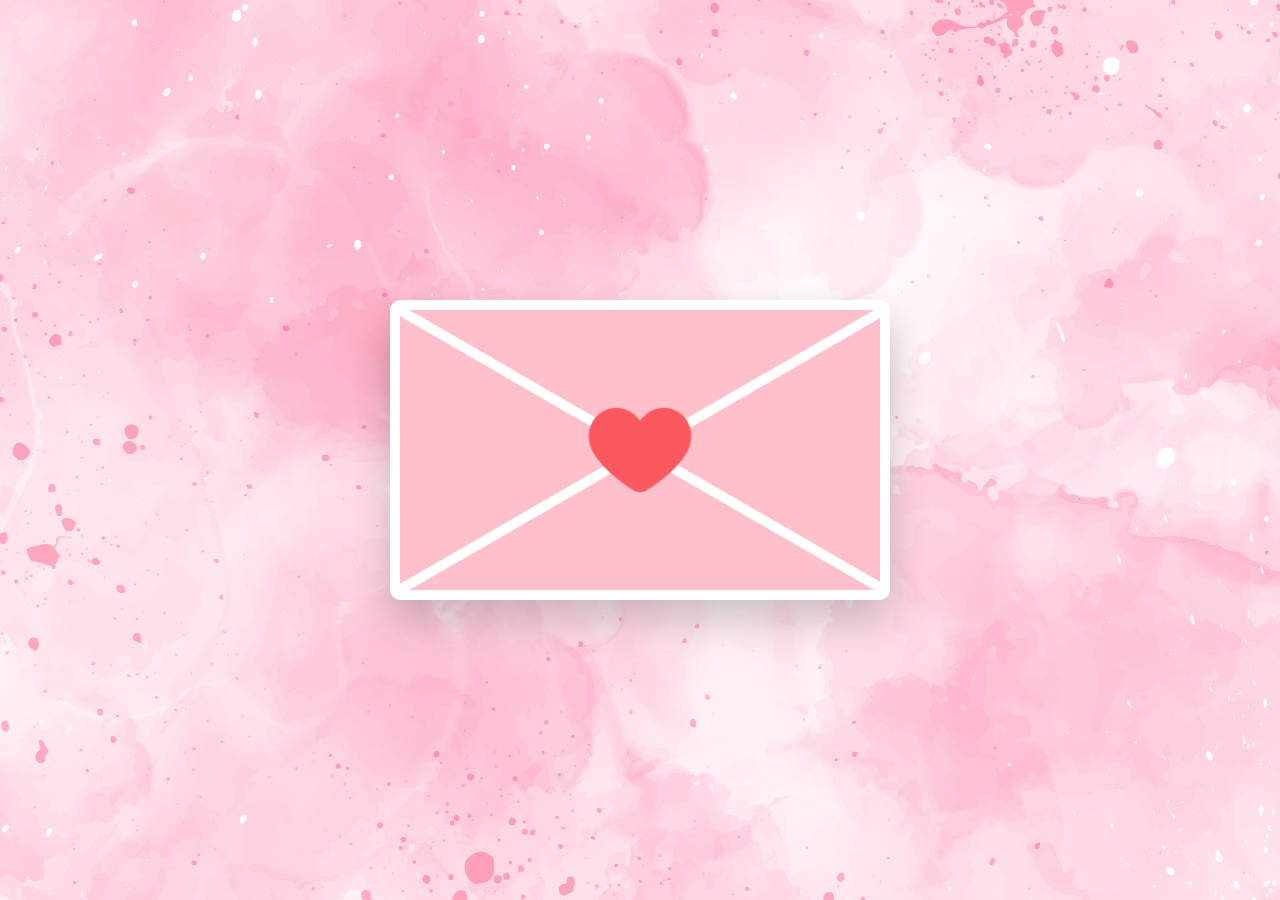
<file: index.html>
<!DOCTYPE html>
<html lang="en">

<head>
    <meta charset="UTF-8">
    <meta name="viewport" content="width=device-width, initial-scale=1.0">
    <title>Happy Women's Day 8/3!</title>
    <link rel="stylesheet" href="style.css">
</head>

<body>
    <canvas id="canvas"></canvas>

    <div class="container">
        <div class="box">
            <div class="gift-box" onclick="toggleGift()">
                <div class="gift-lid"></div>
                <div class="heart"></div>
            </div>
        </div>
    </div>

    <div class="boxmail">
        <div class="paper">  
            <div class="close" onclick="closeGift()">
            </div>

            <a class="greeting" href="greeting.html">
                <p>A few words Penz wants to say</p>
            </a>
        </div>
    </div>

    <script src="main.js"></script>
</body>

</html>
</file>
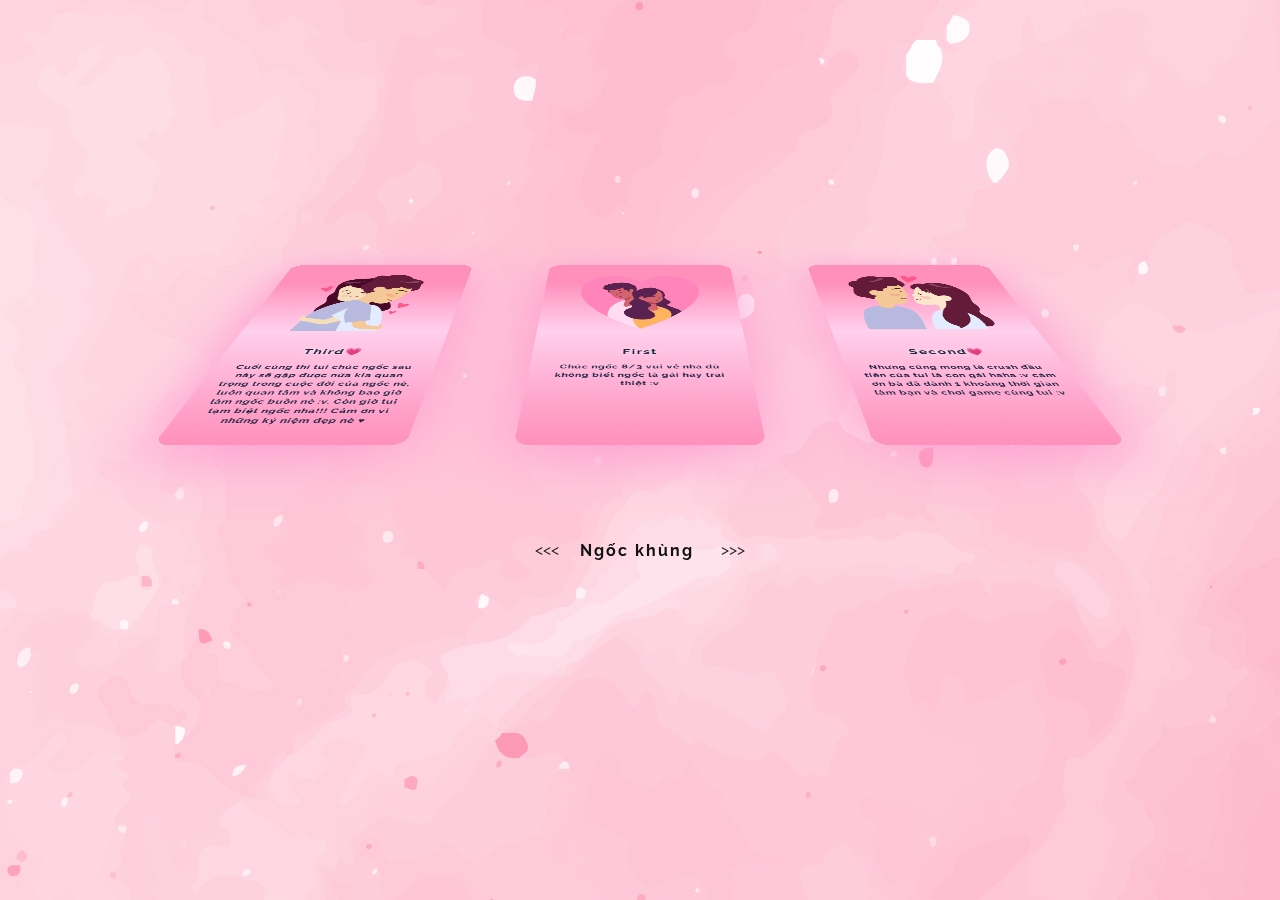
<file: greeting.html>
<html>
<head> 
<link href="style1.css" rel="stylesheet">
</head>
<body>

<div class="wrapper">

	<div class="container" id="c0">
		<div class="image" id="i0">
			
			<div class="city">
			<?xml version="1.0" encoding="utf-8"?>
			<img src="./image/love3.png" alt=""  width="200">
			</div>
		</div>
		<div class="story" id="s0">
			<div class="info">
			<h3>First</h3>
			<p> Chúc ngốc 8/3 vui vẻ nha dù không biết ngốc là gái hay trai thiệt :v </p>
			</div>
		</div>
	</div>
	<div class="container" id="c1">
		<div class="image" id="i1">
			<div class="city">
			<?xml version="1.0" encoding="utf-8"?>
			<img src="./image/love1.png" alt=""  width="200">
			</div>
		</div>
		<div class="story" id="s1">
			<div class="info">
				<h3>Second💗</h3>
			<p> Nhưng cũng mong là crush đầu tiên của tui là con gái haha :v cảm ơn bà đã dành 1 khoảng thời gian làm bạn và chơi game cùng tui :v </p>
			</div>
		</div>
	</div>
	<div class="container" id="c2">
		<div class="image" id="i2">
			<div class="city">
			<?xml version="1.0" encoding="utf-8"?>


			<img src="./image/love2.png" alt="" width="200">

			</div>
		</div>
		<div class="story" id="s2">
			<div class="info">
			<h3>Third💗</h3>
			<p>Cuối cùng thì tui chúc ngốc sau này sẽ gặp được nửa kia quan trọng trong cuộc đời của ngốc nè, luôn quan tâm và không bao giờ làm ngốc buồn nè :v. Còn giờ tui tạm biệt ngốc nha!!! Cảm ơn vì những kỷ niệm đẹp nè ♥</p>

			</div>
		</div>
	</div>

	<div class="page">
	<h4>Ngốc khùng</h4>
	<ul><li> <<< </li>

	<li> >>> </li>
	</ul>
	</div>

</div>
	

</body>
</html>
</file>
<file: style.css>
* {
    padding: 0;
    margin: 0;
    box-sizing: border-box;
}

html {
    width: 100%;
    height: 100%;
    background-image: url(./image/bg.jpg), linear-gradient(to bottom, #ffaece, #ff88b5);
    background-repeat: no-repeat;
    background-size: cover;
    display: flex;
    align-items: center;
    justify-content: center;
    position: relative;
}

body {
    margin: 0;
    height: 100%;
    width: 100%;
  }
  canvas {
    position: absolute;
    top: 0;
    left: 0;
    z-index: 100;
  }
  


.container {
    margin-top: 300px;
   z-index: 1000;
   display: flex;
   align-items: center;
   justify-content: center;
    position: relative;
    transition: background-color 0.5s ease;
    perspective: 1000px;
}

.container.active::before {
    content: "";
    position: fixed;
    top: 0;
    left: 0;
    width: 100%;
    height: 100%;
    background-color: rgba(0, 0, 0, 0.5);
    z-index: 1;

}

.boxmail {
    width: 100%;
    height: 100%;
    position: fixed;
    top: 50%;
    left: 50%;
    transform: translate(-50%, -50%);
    background-color: rgba(0, 0, 0, 0.5);
    z-index:10000; 
    display: none; 
    align-items: center;
    justify-content: center;
}

.paper {
    width: 600px;
    height: 700px;
    background-color: #F9F5F6;
    position: relative;
    border-radius: 20px;
    display: flex;
    flex-direction: column;
    align-items: center;
    justify-content: center;
    gap: 30px 0;
}


.close {
    position: absolute;
    top: 10px;
    right: 10px;
    width: 50px;
    height: 50px;
    background-image: url(./image/close\ \(1\).png);
    background-repeat: no-repeat;
    background-size: cover;
    cursor: pointer;
    transition: all 0.2s ease;
}

.close:hover {
    transform: translateY(-5px);
}

.greeting {
    width: 430px;
    height: 230px;
    background-color: #FDCEDF;
    border-radius: 10px;
    box-shadow: 0 20px 40px rgba(0, 0, 0, 0.2); 
    cursor: pointer;
    transition: all 0.2s ease;
}

.greeting:hover {
    transform: translateY(-5px);
}


a {
    padding: 20px;
    text-decoration: none;
    text-align: center;
}


p {
    font-size: 40px;
    font-weight: 700;
    color: #2A2F4F;
    font-family: 'Courier New', Courier, monospace;
}

.game {
    width: 430px;
    height: 230px;
    background-color: #FDCEDF;
    border-radius: 10px;
    box-shadow: 0 20px 40px rgba(0, 0, 0, 0.2); 
    cursor: pointer;
    transition: all 0.2s ease;
}

.game:hover {
    transform: translateY(-5px);
}


.letter {
    position: relative;
    z-index: 2;
    background-color: #f9f9f9;
    padding: 20px;
    border: 1px solid #ddd;
    border-radius: 5px;
    margin-top: 20px;
    max-width: 400px;
    margin: 20px auto;
}

.hidden {
    display: none;
}
.box {
    display: flex;
    flex-direction: column;
}

.gift-box {
    width: 500px;
    height: 300px;
    border-radius: 10px;
    border: 10px solid #fff;
    background-color: pink;
    position: relative; 
    cursor: pointer;
    display: flex;
    justify-content: center;
    align-items: center;
    box-shadow: 0 20px 40px rgba(0, 0, 0, 0.2); 
}

.gift-box::before,
.gift-box::after {
    content: "";
    position: absolute;
    width: 556px;
    height: 10px;
    background-color: #fff;
}

.gift-box::before {
    top: 48%;
    transform: rotate(30deg);
}

.gift-box::after {
    bottom: 48%;
    transform: rotate(-30deg);
}



.heart {
    width: 120px;
    height: 120px;
    background-image: url(./image/heart.png);
    background-position: center;
    background-repeat: no-repeat;
    background-size: contain;
    z-index: 10;
}

.gift-lid {
    width: 460px;
    height: 80px;
    background-color: white; 
    border-radius: 10px;
    position: absolute; 
    top: 0px; 
    left: 10px;
    transition: transform 0.8s;
    z-index: -1;
    box-shadow: 0 20px 40px rgba(0, 0, 0, 0.2); 
}

.gift-lid::after {
    content: "";
    position: absolute;
    width: 80%;
    height: 1px;
    top: 30px;
    left: 40px;
 
    background-color: rgb(26, 25, 25);
}

.gift-lid::before {
    content: "";
    position: absolute;
    width: 80%;
    height: 1px;
    top: 60px;
    left: 40px;

    background-color: rgb(26, 25, 25);
}


.gift-box.open .gift-lid {
    transform: translateY(-1000%);
}


.gift-box:hover .gift-lid {
    transform:  translateY(-100%);
}

.block {
    display: block;
}

@media only screen and (max-width: 375px) {
    .container {
        margin-top: 50px; /* Adjust margin-top */
    }

    .gift-box {
        width: 90%; /* Adjust width */
        height: 200px; /* Adjust height */
    }

    .gift-lid {
        width: 90%; /* Adjust width */
    }

    .heart {
        width: 70px; /* Adjust width */
        height: 70px; /* Adjust height */
    }

    .heart::before,
    .heart::after {
        width: 35px; /* Adjust width */
        height: 56px; /* Adjust height */
    }
}
</file>
<file: style1.css>
@import url("https://fonts.googleapis.com/css?family=Raleway:200");
body {
  font-family: "Raleway", sans-serif;
  background-image: url(./image/bg.jpg), linear-gradient(to bottom, #ffaece, #ff88b5);
}

.wrapper {
  position: absolute;
  top: 10%;
  left: 50%;
  transform: translateX(-50%);
  width: 300px;
  height: 500px;
  perspective: 900px;
}

.container {
  position: absolute;
  top: 0%;
  width: 100%;
  height: 100%;
  transition: 0.5s all ease;
  transform: rotateX(60deg) scale(0.7);
  perspective: 900px;
  box-shadow: 0px 20px 50px #FF9BD2;
  animation: entry 1s linear 1;
  border-radius: 20px;
}

.story {
  border-bottom-left-radius: 20px;
  border-bottom-right-radius:20px ;
}

.city {
  display: flex;
    align-items: center;
    justify-content: center;
    margin-top: 30px;

}

#c0 {
  position: absolute;
  top: 0%;
  width: 100%;
  height: 100%;
  background: linear-gradient(to bottom, #eba65b 30%, #d99267 100%);
  z-index: 300;
  box-shadow: 0px 20px 100px #FF9BD2;
}

#c1 {
  background: linear-gradient(to bottom, #59476f 30%, #7b88d1 100%);
  box-shadow: 0px 20px 100px #FF9BD2;
  left: 100%;
  z-index: 0;
}

#c2 {
  left: -100%;
  z-index: 0;
  background: linear-gradient(to bottom, #59476f 30%, #7b88d1 100%);
  box-shadow: 0px 20px 100px #FF9BD2;
}

.container:hover {
  cursor: pointer;
  transform: rotate(0deg) scale(1) translateY(10px);
  transition: 0.5s all ease;
  z-index: 400;
}

.image {
  position: absolute;
  top: 0%;
  left: 0%;
  width: 100%;
  height: 45%;
  background: linear-gradient(to top, #eba65b 30%, #d99267 100%);
  border-top-left-radius: 20px;
  border-top-right-radius: 20px;
}

#i1 {
  background: linear-gradient(to bottom, #FF90BC 30%, #FFD0EC 100%);
}

#i2 {
  background: linear-gradient(to bottom, #FF90BC 30%, #FFD0EC 100%);
}

#i0 {
  background: linear-gradient(to bottom, #FF90BC 30%, #FFD0EC 100%);
}

span {
  position: absolute;
  top: 0%;
  left: 55%;
  border-radius: 100%;
  background-color: #fff;
  z-index: 10;
}

.sun {
  position: absolute;
  top: 50%;
  height: 50%;
  left: 0%;
  width: 100%;
}

.sun1 {
  width: 50px;
  height: 50px;
  box-shadow: 0px 0px 10px #fff;
}

.st4 {
  fill: #f8c56f;
  opacity: 1;
}

.st5,
.st7 {
  fill: #fff;
}

#sh2 {
  opacity: 0.5;
}

#sh3 {
  opacity: 0.3;
}

.st6 {
  fill: #59476f;
}

.st10 {
  fill: #c5a7e5;
  stroke: #222;
}

.st11 {
  stroke: #212121;
  opacity: 0.5;
}

#sh1 {
  fill: #f8c56f;
  opacity: 0.4;
}

.st0 {
  fill: #a25a62;
  stroke: none;
  stroke-miterlimit: 10;
}

.st1 {
  fill: none;
  stroke: #a25a62;
  stroke-width: 2;
  stroke-miterlimit: 10;
}

.st2 {
  fill: #cd775c;
}

.st3 {
  fill: #fff;
  opacity: 0.3;
}

.story {
  position: absolute;
  top: 45%;
  left: 0%;
  height: 55%;
  width: 100%;
  background: linear-gradient(to bottom, #eba65b 0%, #d99267 40%);
  z-index: 30;
}

#s1 {
  background: linear-gradient(to top, #FF90BC 0%, #FFD0EC 100%);
}

#s2 {
  background: linear-gradient(to top, #FF90BC 0%, #FFD0EC 100%);
}

#s0 {
  background: linear-gradient(to top, #FF90BC 0%, #FFD0EC 100%);
}

.info {
  position: absolute;
  top: 10%;
}

h3 {
  text-align: center;
  text-shadow: 0px 0px 10px #eee;
  color: #1F2544;
  letter-spacing: 2px;
}

h4 {
  color: #111;
  position: absolute;
  top: 30%;
  left: 30%;
  letter-spacing: 2px;
}

h1 {
  text-align: center;
  color: #000;
  text-shadow: 0px 0px 10px #FF9BD2;
  font-size: 50px;
  position: fixed;
  font-weight: 700;
  top: 0%;
  left: 50%;
  transform: translateX(-50%);
  letter-spacing: 2px;
}

p {
  font-size: 14px;
  color: #1F2544;
  padding: 0px 20px 20px 20px;
  font-weight: 700 ;
  line-height: 150%;
  text-align: center;
  letter-spacing: 1px;
}

.page {
  position: absolute;
  top: 80%;
  width: 100%;
  left: 0%;
  height: 20%;
  z-index: 30;
}

li {
  position: absolute;
  top: 50%;
  list-style: none;
  color: #111;
}

li:nth-child(1) {
  left: 15%;
  animation: simple1 1s linear infinite;
}

li:nth-child(2) {
  right: 15%;
  animation: simple 1s linear infinite;
}

@keyframes simple {
  50% {
    transform: translateX(10px);
    opacity: 0.5;
  }
  100% {
    transform: translateX(10px);
    opacity: 0;
  }
}

@keyframes simple1 {
  50% {
    transform: translateX(-10px);
    opacity: 0.5;
  }
  100% {
    transform: translateX(-10px);
    opacity: 0;
  }
}

@keyframes entry {
  0% {
    top: -20%;
    opacity: 0.1;
  }
  100% {
    top: 0%;
  }
}
</file>
